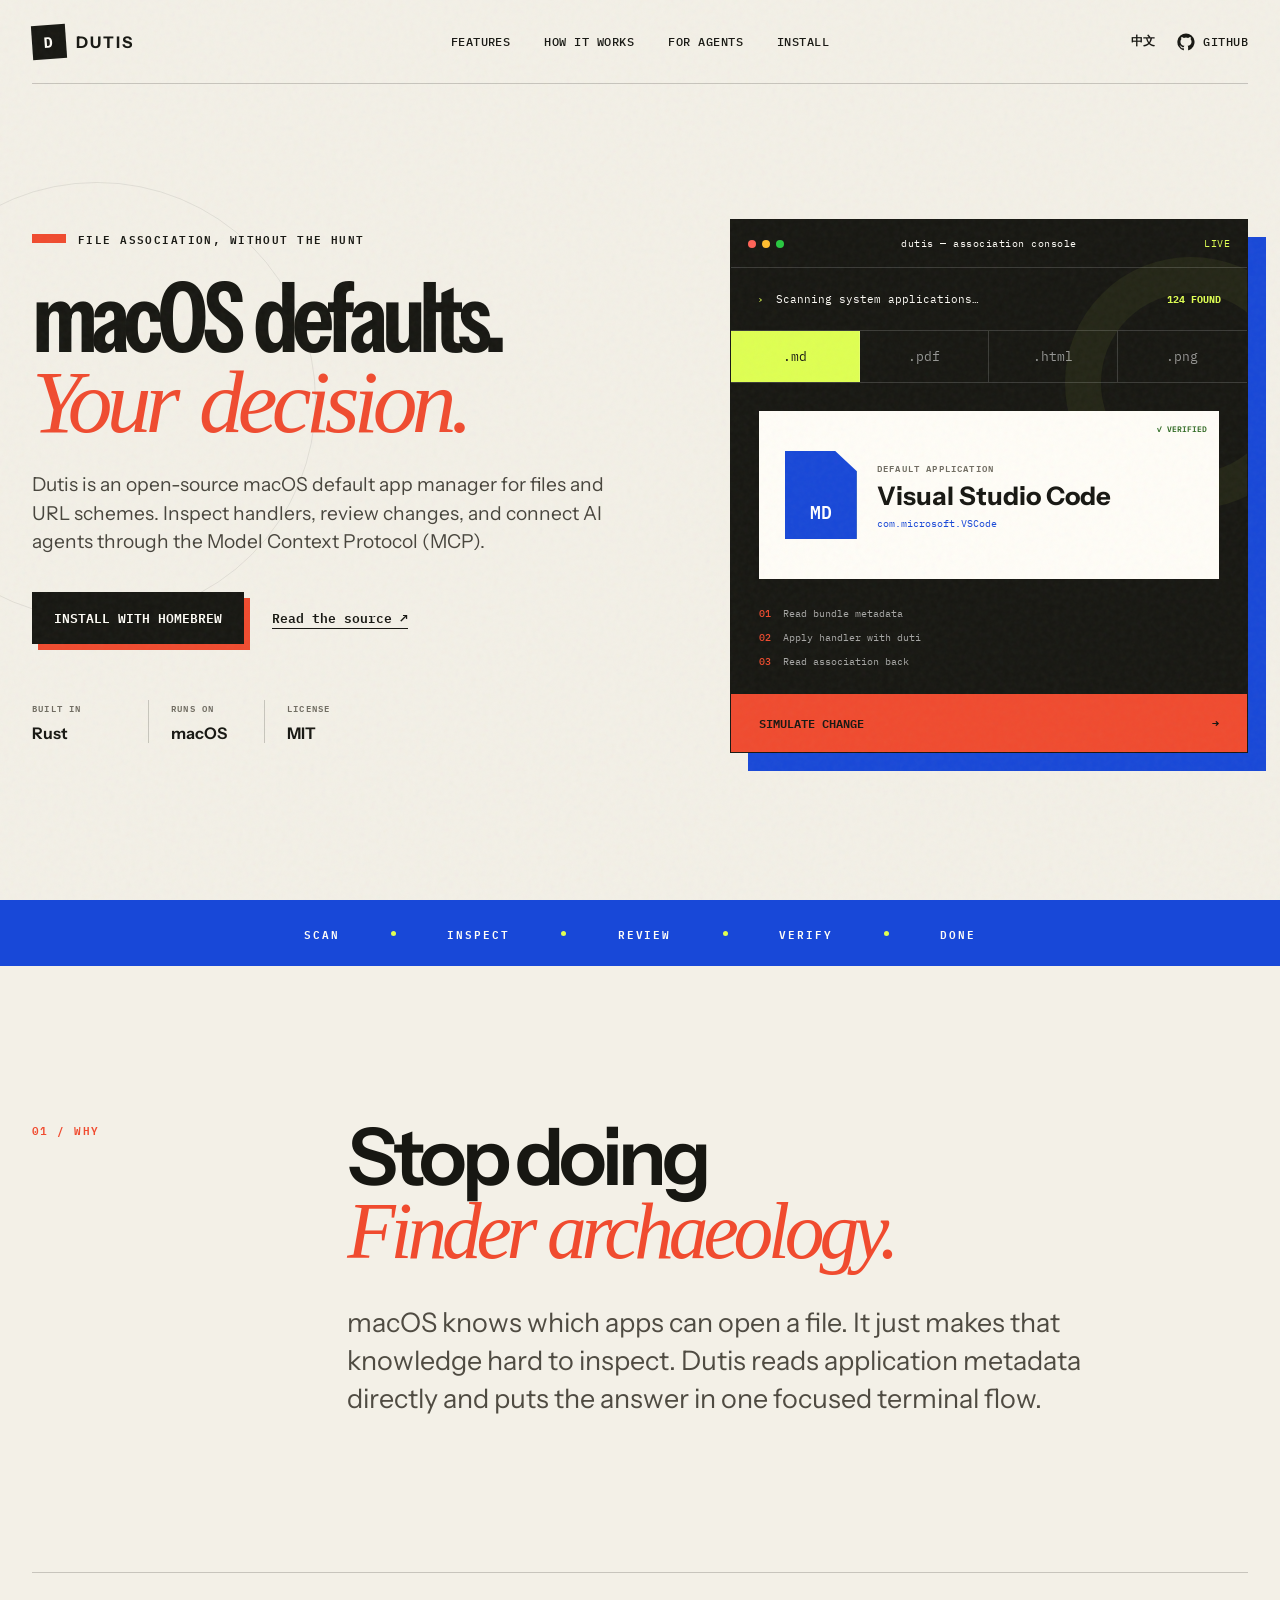
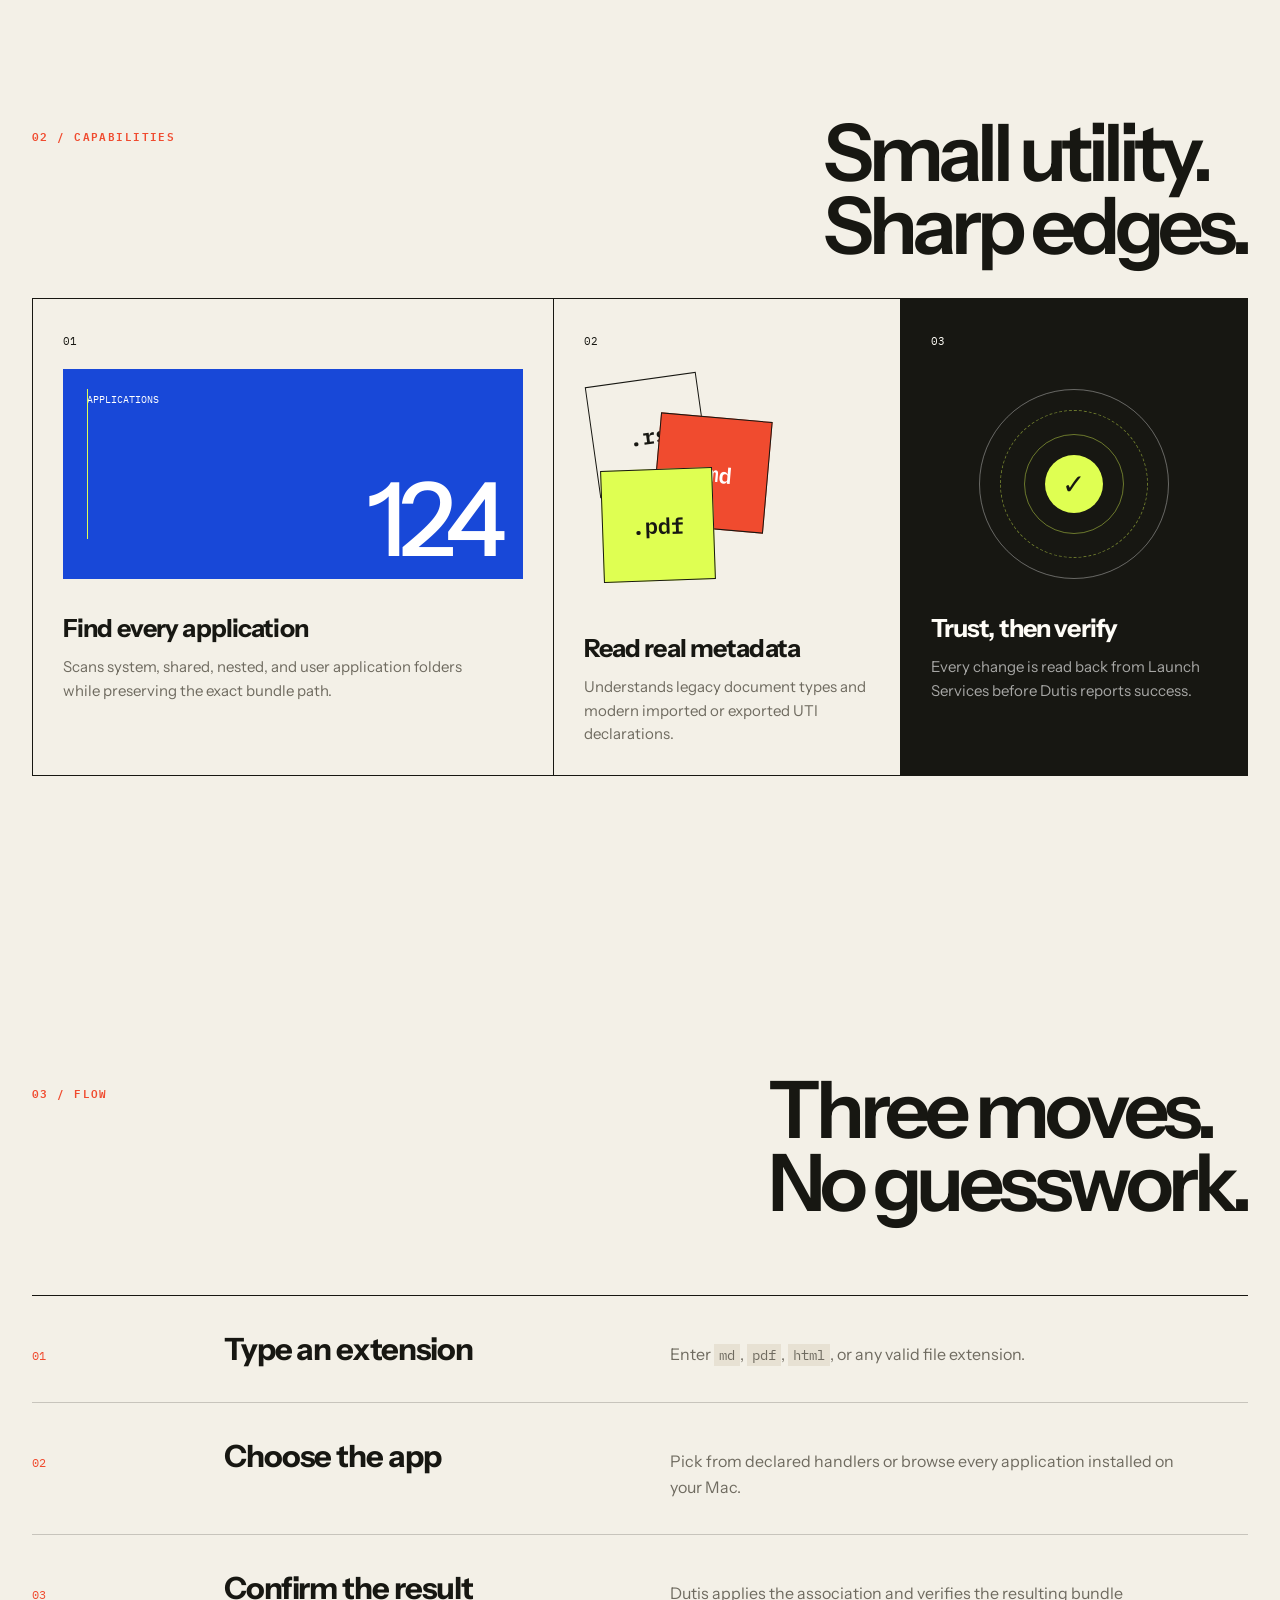
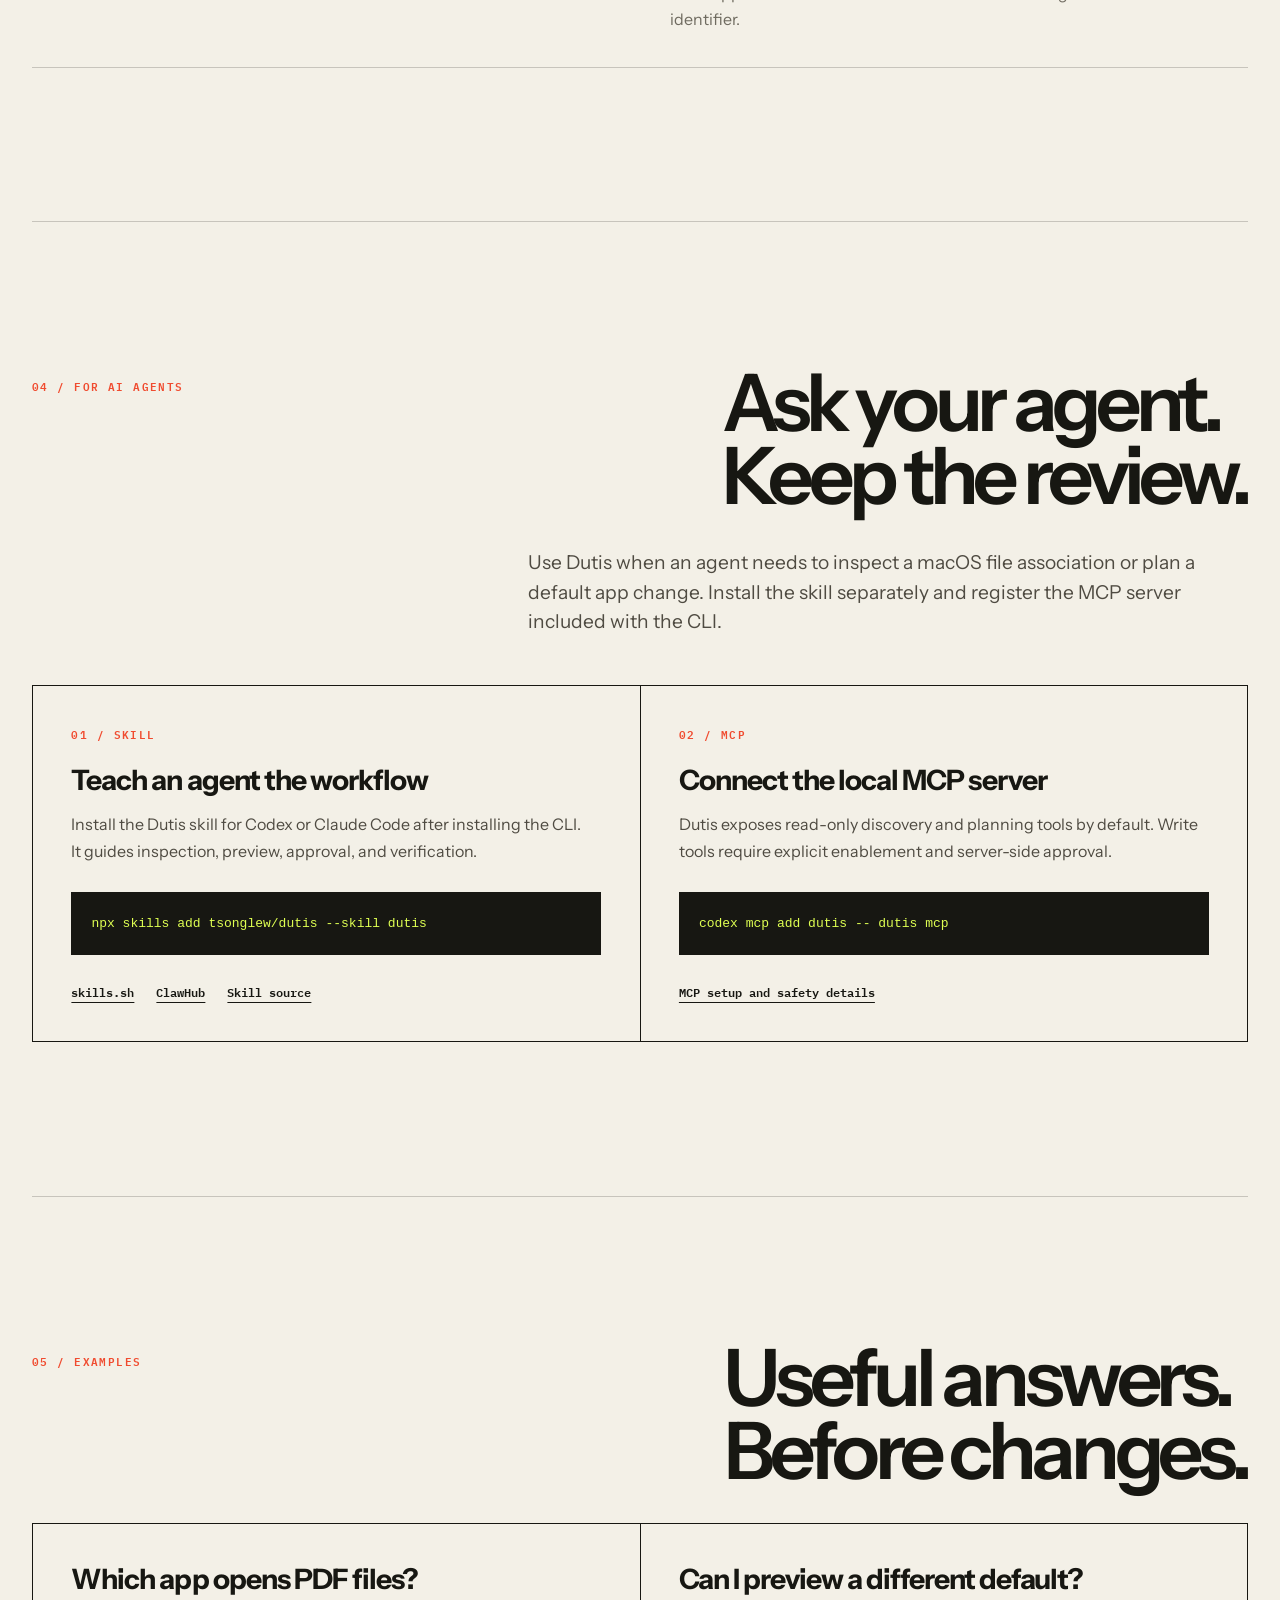
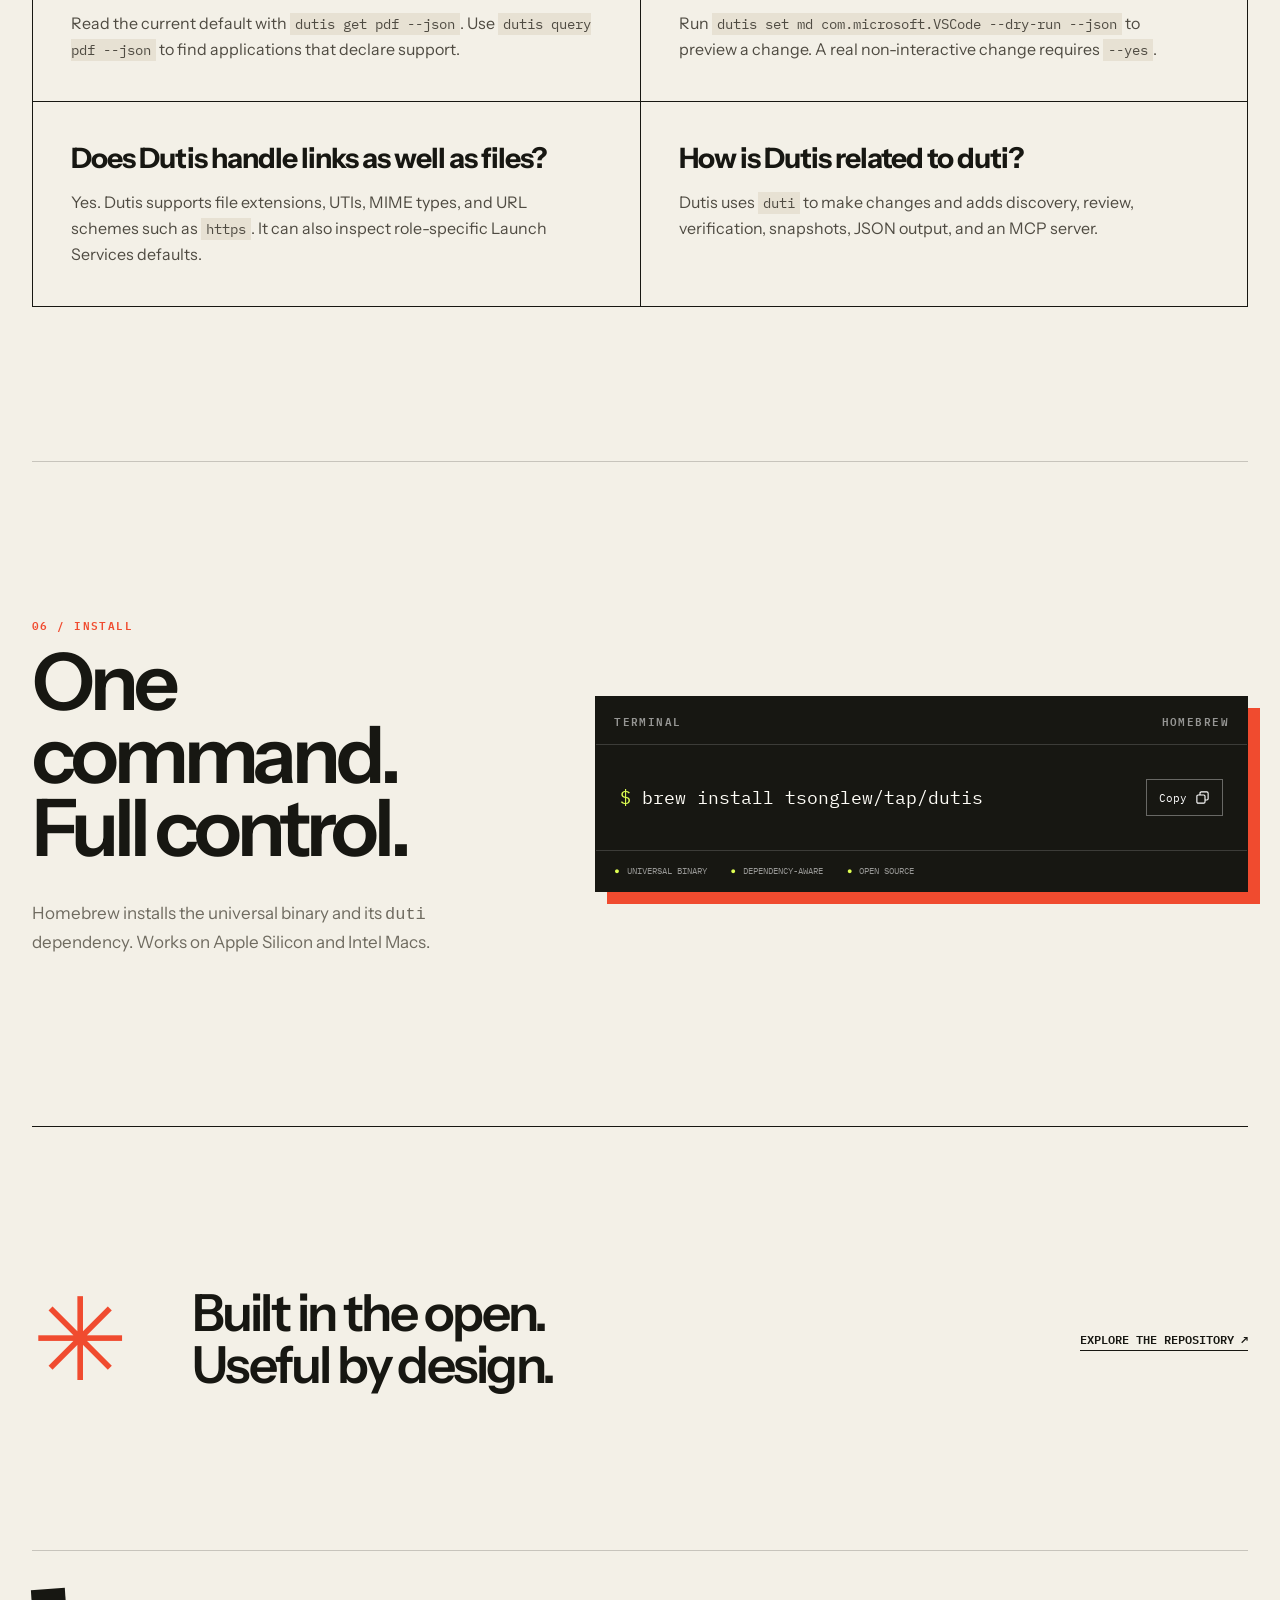
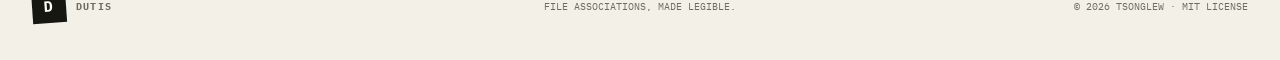
<file: website/index.html>
<!doctype html>
<html lang="en">
  <head>
    <meta charset="UTF-8" />
    <meta name="viewport" content="width=device-width, initial-scale=1.0" />
    <meta
      name="description"
      content="Dutis is an open-source macOS default app manager. Inspect file associations and URL schemes with a CLI, MCP server, and agent skill."
    />
    <meta name="theme-color" content="#f3f0e7" />
    <meta property="og:title" content="Dutis — macOS Default App Manager" />
    <meta
      property="og:description"
      content="Inspect and change macOS default apps for files and URL schemes, with a CLI, MCP server, and agent skill."
    />
    <meta property="og:type" content="website" />
    <meta property="og:url" content="https://tsonglew.github.io/dutis/" />
    <link rel="canonical" href="https://tsonglew.github.io/dutis/" />
    <link rel="alternate" hreflang="en" href="https://tsonglew.github.io/dutis/" />
    <link rel="alternate" hreflang="zh-Hans" href="https://tsonglew.github.io/dutis/zh-cn/" />
    <link rel="alternate" hreflang="x-default" href="https://tsonglew.github.io/dutis/" />
    <link rel="icon" href="favicon.svg" type="image/svg+xml" />
    <link rel="preconnect" href="https://fonts.googleapis.com" />
    <link rel="preconnect" href="https://fonts.gstatic.com" crossorigin />
    <link
      href="https://fonts.googleapis.com/css2?family=IBM+Plex+Mono:wght@400;500;600&amp;family=Instrument+Sans:wdth,wght@75..100,400..700&amp;display=swap"
      rel="stylesheet"
    />
    <script>document.documentElement.classList.add("js");</script>
    <link rel="stylesheet" href="styles.css" />
    <title>Dutis — macOS Default App Manager, CLI and MCP Server</title>
    <script type="application/ld+json">
      {
        "@context": "https://schema.org",
        "@type": "SoftwareApplication",
        "name": "Dutis",
        "url": "https://tsonglew.github.io/dutis/",
        "operatingSystem": "macOS",
        "applicationCategory": "UtilitiesApplication",
        "isAccessibleForFree": true,
        "description": "Open-source macOS default app manager for file associations and URL schemes, with a CLI, MCP server, and agent skill."
      }
    </script>
  </head>
  <body>
    <a class="skip-link" href="#main">Skip to content</a>
    <div class="grain" aria-hidden="true"></div>

    <header class="site-header">
      <a class="brand" href="#top" aria-label="Dutis home">
        <span class="brand-mark" aria-hidden="true">D</span>
        <span>DUTIS</span>
      </a>
      <nav aria-label="Primary navigation">
        <a href="#features">Features</a>
        <a href="#how-it-works">How it works</a>
        <a href="#agents">For agents</a>
        <a href="#install">Install</a>
      </nav>
      <div class="header-actions">
        <a class="language-link" href="zh-cn/" lang="zh-Hans">中文</a>
        <a class="github-link" href="https://github.com/tsonglew/dutis">
        <svg viewBox="0 0 24 24" aria-hidden="true">
          <path d="M12 .7a11.5 11.5 0 0 0-3.64 22.41c.58.1.79-.25.79-.56v-2.23c-3.23.7-3.91-1.37-3.91-1.37-.53-1.34-1.29-1.7-1.29-1.7-1.05-.72.08-.7.08-.7 1.17.08 1.78 1.2 1.78 1.2 1.04 1.78 2.72 1.27 3.38.97.1-.75.4-1.27.74-1.56-2.58-.3-5.29-1.29-5.29-5.69 0-1.26.45-2.28 1.2-3.09-.12-.3-.52-1.47.11-3.05 0 0 .97-.31 3.16 1.18a10.94 10.94 0 0 1 5.76 0c2.19-1.49 3.16-1.18 3.16-1.18.63 1.58.23 2.76.11 3.05.75.81 1.2 1.83 1.2 3.09 0 4.42-2.72 5.39-5.3 5.68.42.36.79 1.07.79 2.16v3.2c0 .31.21.67.8.56A11.5 11.5 0 0 0 12 .7Z" />
        </svg>
          <span>GitHub</span>
        </a>
      </div>
    </header>

    <main id="main">
      <section class="hero" id="top">
        <div class="hero-copy">
          <p class="eyebrow reveal">FILE ASSOCIATION, WITHOUT THE HUNT</p>
          <h1 class="reveal delay-1">
            macOS defaults.<br />
            <em>Your decision.</em>
          </h1>
          <p class="hero-lede reveal delay-2">
            Dutis is an open-source macOS default app manager for files and URL schemes. Inspect handlers, review changes, and connect AI agents through the Model Context Protocol (MCP).
          </p>
          <div class="hero-actions reveal delay-3">
            <a class="button button-primary" href="#install">Install with Homebrew</a>
            <a class="text-link" href="https://github.com/tsonglew/dutis">
              Read the source <span aria-hidden="true">↗</span>
            </a>
          </div>
          <dl class="hero-facts reveal delay-4">
            <div><dt>Built in</dt><dd>Rust</dd></div>
            <div><dt>Runs on</dt><dd>macOS</dd></div>
            <div><dt>License</dt><dd>MIT</dd></div>
          </dl>
        </div>

        <div class="switchboard reveal delay-2" aria-label="Interactive Dutis demonstration">
          <div class="window-bar">
            <div class="traffic-lights" aria-hidden="true"><i></i><i></i><i></i></div>
            <span>dutis — association console</span>
            <span class="live-dot">LIVE</span>
          </div>
          <div class="terminal-line">
            <span class="prompt">›</span>
            <span>Scanning system applications…</span>
            <strong>124 FOUND</strong>
          </div>
          <div class="extension-tabs" role="tablist" aria-label="Choose a file extension">
            <button class="extension-tab active" role="tab" aria-selected="true" data-extension="md">.md</button>
            <button class="extension-tab" role="tab" aria-selected="false" data-extension="pdf">.pdf</button>
            <button class="extension-tab" role="tab" aria-selected="false" data-extension="html">.html</button>
            <button class="extension-tab" role="tab" aria-selected="false" data-extension="png">.png</button>
          </div>
          <div class="association-card" aria-live="polite">
            <div class="file-token" id="file-token">MD</div>
            <div class="association-copy">
              <span class="overline">DEFAULT APPLICATION</span>
              <strong id="demo-app">Visual Studio Code</strong>
              <code id="demo-bundle">com.microsoft.VSCode</code>
            </div>
            <span class="verified">✓ VERIFIED</span>
          </div>
          <div class="terminal-output" aria-hidden="true">
            <span><b>01</b> Read bundle metadata</span>
            <span><b>02</b> Apply handler with duti</span>
            <span><b>03</b> Read association back</span>
          </div>
          <button class="demo-button" id="demo-button" type="button">
            Simulate change <span aria-hidden="true">→</span>
          </button>
        </div>
      </section>

      <div class="signal-strip" aria-hidden="true">
        <span>SCAN</span><i></i><span>INSPECT</span><i></i><span>REVIEW</span><i></i><span>VERIFY</span><i></i><span>DONE</span>
      </div>

      <section class="manifesto section-pad reveal">
        <p class="section-index">01 / WHY</p>
        <div>
          <h2>Stop doing<br /><span>Finder archaeology.</span></h2>
          <p>
            macOS knows which apps can open a file. It just makes that knowledge hard to inspect. Dutis reads application metadata directly and puts the answer in one focused terminal flow.
          </p>
        </div>
      </section>

      <section class="features section-pad" id="features">
        <div class="section-heading reveal">
          <p class="section-index">02 / CAPABILITIES</p>
          <h2>Small utility.<br />Sharp edges.</h2>
        </div>
        <div class="feature-grid">
          <article class="feature feature-wide reveal">
            <span class="feature-number">01</span>
            <div class="feature-visual scan-visual" aria-hidden="true">
              <span>Applications</span>
              <b>124</b>
              <div class="scan-line"></div>
            </div>
            <h3>Find every application</h3>
            <p>Scans system, shared, nested, and user application folders while preserving the exact bundle path.</p>
          </article>
          <article class="feature reveal">
            <span class="feature-number">02</span>
            <div class="extension-stack" aria-hidden="true"><i>.rs</i><i>.md</i><i>.pdf</i></div>
            <h3>Read real metadata</h3>
            <p>Understands legacy document types and modern imported or exported UTI declarations.</p>
          </article>
          <article class="feature feature-dark reveal">
            <span class="feature-number">03</span>
            <div class="check-orbit" aria-hidden="true"><span>✓</span></div>
            <h3>Trust, then verify</h3>
            <p>Every change is read back from Launch Services before Dutis reports success.</p>
          </article>
        </div>
      </section>

      <section class="workflow section-pad" id="how-it-works">
        <div class="section-heading reveal">
          <p class="section-index">03 / FLOW</p>
          <h2>Three moves.<br />No guesswork.</h2>
        </div>
        <ol class="workflow-list">
          <li class="reveal">
            <span>01</span>
            <h3>Type an extension</h3>
            <p>Enter <code>md</code>, <code>pdf</code>, <code>html</code>, or any valid file extension.</p>
          </li>
          <li class="reveal">
            <span>02</span>
            <h3>Choose the app</h3>
            <p>Pick from declared handlers or browse every application installed on your Mac.</p>
          </li>
          <li class="reveal">
            <span>03</span>
            <h3>Confirm the result</h3>
            <p>Dutis applies the association and verifies the resulting bundle identifier.</p>
          </li>
        </ol>
      </section>

      <section class="agent-guide section-pad" id="agents">
        <div class="section-heading reveal">
          <p class="section-index">04 / FOR AI AGENTS</p>
          <h2>Ask your agent.<br />Keep the review.</h2>
        </div>
        <p class="agent-intro reveal">
          Use Dutis when an agent needs to inspect a macOS file association or plan a default app change. Install the skill separately and register the MCP server included with the CLI.
        </p>
        <div class="agent-grid">
          <article class="agent-card reveal">
            <p class="section-index">01 / SKILL</p>
            <h3>Teach an agent the workflow</h3>
            <p>Install the Dutis skill for Codex or Claude Code after installing the CLI. It guides inspection, preview, approval, and verification.</p>
            <pre><code>npx skills add tsonglew/dutis --skill dutis</code></pre>
            <p class="resource-links"><a href="https://skills.sh/tsonglew/dutis/dutis">skills.sh</a> <a href="https://clawhub.ai/tsonglew/skills/dutis">ClawHub</a> <a href="https://github.com/tsonglew/dutis/blob/master/skills/dutis/SKILL.md">Skill source</a></p>
          </article>
          <article class="agent-card reveal">
            <p class="section-index">02 / MCP</p>
            <h3>Connect the local MCP server</h3>
            <p>Dutis exposes read-only discovery and planning tools by default. Write tools require explicit enablement and server-side approval.</p>
            <pre><code>codex mcp add dutis -- dutis mcp</code></pre>
            <p class="resource-links"><a href="https://github.com/tsonglew/dutis/blob/master/docs/mcp-server.md">MCP setup and safety details</a></p>
          </article>
        </div>
      </section>

      <section class="answers section-pad" id="examples">
        <div class="section-heading reveal">
          <p class="section-index">05 / EXAMPLES</p>
          <h2>Useful answers.<br />Before changes.</h2>
        </div>
        <div class="answer-grid">
          <article class="answer reveal">
            <h3>Which app opens PDF files?</h3>
            <p>Read the current default with <code>dutis get pdf --json</code>. Use <code>dutis query pdf --json</code> to find applications that declare support.</p>
          </article>
          <article class="answer reveal">
            <h3>Can I preview a different default?</h3>
            <p>Run <code>dutis set md com.microsoft.VSCode --dry-run --json</code> to preview a change. A real non-interactive change requires <code>--yes</code>.</p>
          </article>
          <article class="answer reveal">
            <h3>Does Dutis handle links as well as files?</h3>
            <p>Yes. Dutis supports file extensions, UTIs, MIME types, and URL schemes such as <code>https</code>. It can also inspect role-specific Launch Services defaults.</p>
          </article>
          <article class="answer reveal">
            <h3>How is Dutis related to duti?</h3>
            <p>Dutis uses <code>duti</code> to make changes and adds discovery, review, verification, snapshots, JSON output, and an MCP server.</p>
          </article>
        </div>
      </section>

      <section class="install section-pad" id="install">
        <div class="install-copy reveal">
          <p class="section-index">06 / INSTALL</p>
          <h2>One command.<br />Full control.</h2>
          <p>Homebrew installs the universal binary and its <code>duti</code> dependency. Works on Apple Silicon and Intel Macs.</p>
        </div>
        <div class="command-panel reveal delay-1">
          <div class="command-label"><span>TERMINAL</span><span>HOMEBREW</span></div>
          <div class="command-row">
            <code><span>$</span> brew install tsonglew/tap/dutis</code>
            <button id="copy-command" type="button" data-command="brew install tsonglew/tap/dutis">
              <span class="copy-label">Copy</span>
              <svg viewBox="0 0 24 24" aria-hidden="true"><path d="M8 8V5a2 2 0 0 1 2-2h9a2 2 0 0 1 2 2v9a2 2 0 0 1-2 2h-3M5 8h9a2 2 0 0 1 2 2v9a2 2 0 0 1-2 2H5a2 2 0 0 1-2-2v-9a2 2 0 0 1 2-2Z" /></svg>
            </button>
          </div>
          <div class="command-foot">
            <span>Universal binary</span><span>Dependency-aware</span><span>Open source</span>
          </div>
        </div>
      </section>

      <section class="open-source section-pad reveal">
        <div class="asterisk" aria-hidden="true">✳</div>
        <p>Built in the open.<br />Useful by design.</p>
        <a href="https://github.com/tsonglew/dutis">Explore the repository <span aria-hidden="true">↗</span></a>
      </section>
    </main>

    <footer>
      <a class="brand" href="#top"><span class="brand-mark" aria-hidden="true">D</span><span>DUTIS</span></a>
      <p>File associations, made legible.</p>
      <p>© <span id="year">2026</span> Tsonglew · MIT License</p>
    </footer>

    <script src="app.js"></script>
  </body>
</html>
</file>
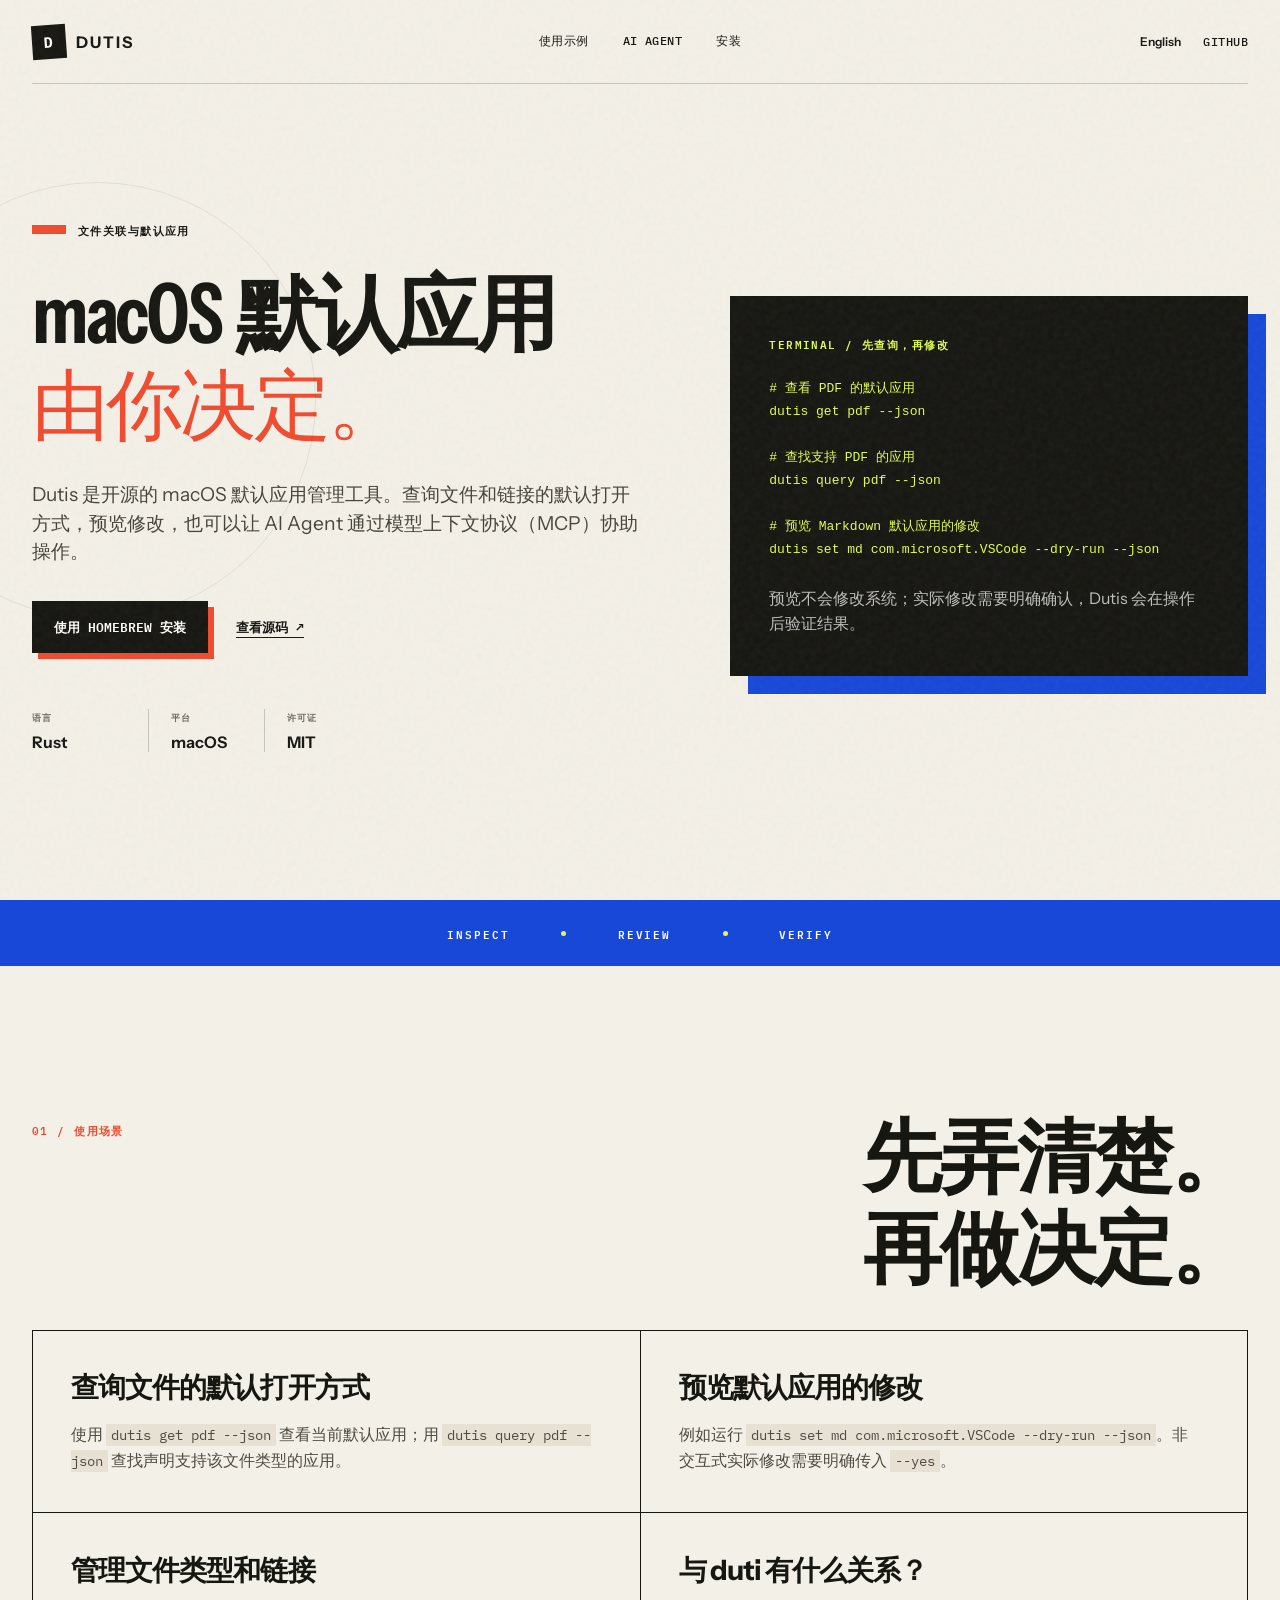
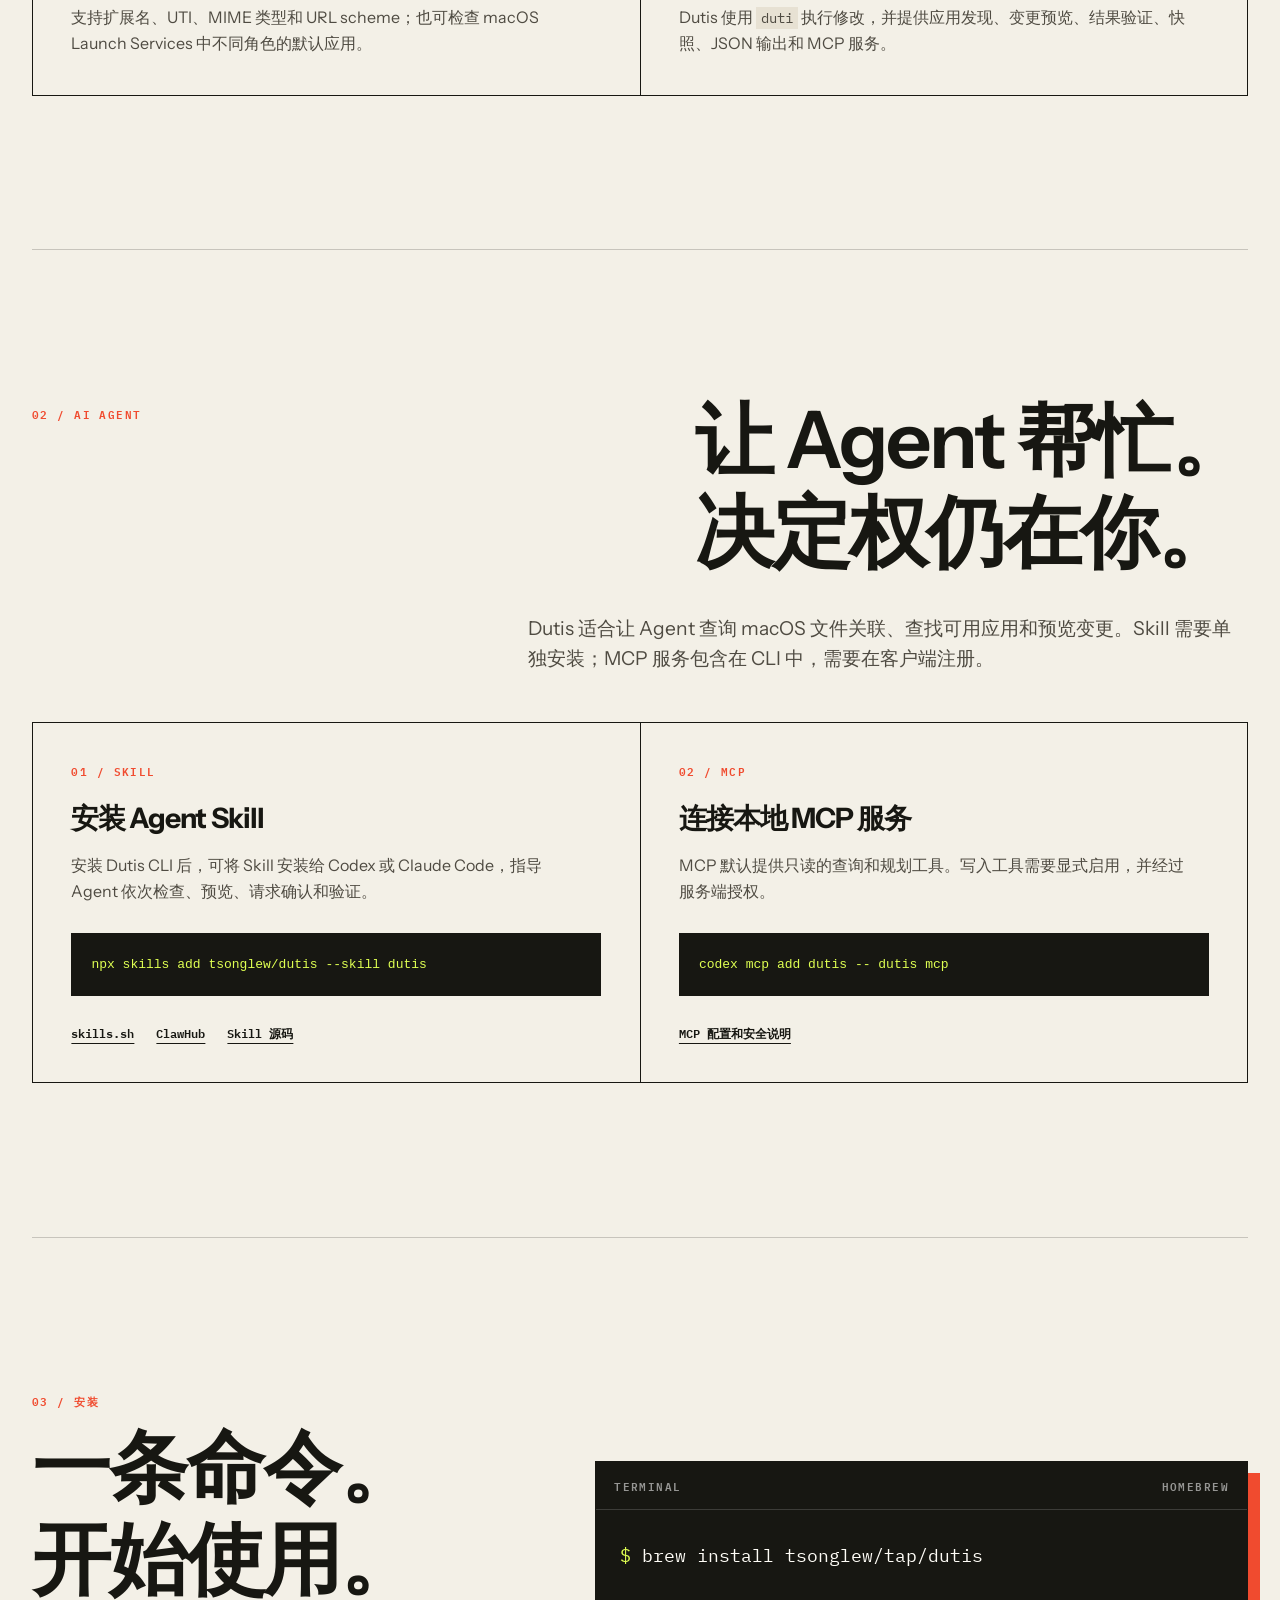
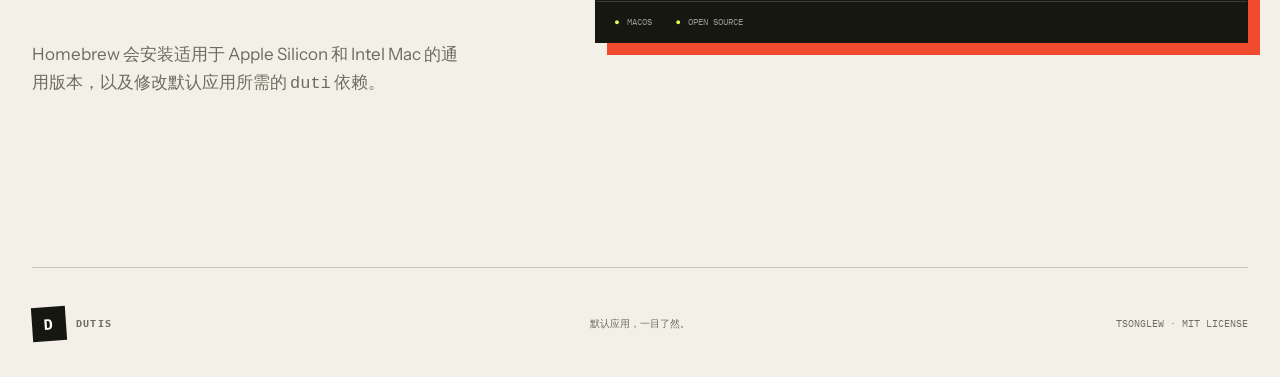
<file: website/zh-cn/index.html>
<!doctype html>
<html lang="zh-Hans">
  <head>
    <meta charset="UTF-8" />
    <meta name="viewport" content="width=device-width, initial-scale=1.0" />
    <meta name="description" content="Dutis 是开源的 macOS 默认应用管理工具，可查询和修改文件关联、URL 协议处理程序，并通过 CLI、MCP 和 Skill 供 AI Agent 使用。" />
    <meta name="theme-color" content="#f3f0e7" />
    <meta property="og:title" content="Dutis — macOS 默认应用与文件关联管理" />
    <meta property="og:description" content="查询文件和链接的默认打开方式，预览修改，并通过 MCP 与 AI Agent 配合使用。" />
    <meta property="og:type" content="website" />
    <meta property="og:url" content="https://tsonglew.github.io/dutis/zh-cn/" />
    <link rel="canonical" href="https://tsonglew.github.io/dutis/zh-cn/" />
    <link rel="alternate" hreflang="en" href="https://tsonglew.github.io/dutis/" />
    <link rel="alternate" hreflang="zh-Hans" href="https://tsonglew.github.io/dutis/zh-cn/" />
    <link rel="alternate" hreflang="x-default" href="https://tsonglew.github.io/dutis/" />
    <link rel="icon" href="../favicon.svg" type="image/svg+xml" />
    <link rel="preconnect" href="https://fonts.googleapis.com" />
    <link rel="preconnect" href="https://fonts.gstatic.com" crossorigin />
    <link href="https://fonts.googleapis.com/css2?family=IBM+Plex+Mono:wght@400;500;600&amp;family=Instrument+Sans:wdth,wght@75..100,400..700&amp;display=swap" rel="stylesheet" />
    <link rel="stylesheet" href="../styles.css" />
    <title>Dutis — macOS 默认应用与文件关联管理，支持 MCP 和 AI Agent</title>
    <script type="application/ld+json">
      {
        "@context": "https://schema.org",
        "@type": "SoftwareApplication",
        "name": "Dutis",
        "url": "https://tsonglew.github.io/dutis/zh-cn/",
        "operatingSystem": "macOS",
        "applicationCategory": "UtilitiesApplication",
        "isAccessibleForFree": true,
        "description": "开源的 macOS 默认应用管理工具，支持文件关联、URL 协议、命令行、MCP 和 Agent Skill。"
      }
    </script>
  </head>
  <body class="localized">
    <a class="skip-link" href="#main">跳到正文</a>
    <div class="grain" aria-hidden="true"></div>

    <header class="site-header">
      <a class="brand" href="#top" aria-label="Dutis 首页"><span class="brand-mark" aria-hidden="true">D</span><span>DUTIS</span></a>
      <nav aria-label="主要导航">
        <a href="#examples">使用示例</a>
        <a href="#agents">AI Agent</a>
        <a href="#install">安装</a>
      </nav>
      <div class="header-actions">
        <a class="language-link" href="../" lang="en">English</a>
        <a class="github-link" href="https://github.com/tsonglew/dutis">GitHub</a>
      </div>
    </header>

    <main id="main">
      <section class="hero" id="top">
        <div class="hero-copy">
          <p class="eyebrow">文件关联与默认应用</p>
          <h1>macOS 默认应用<br /><em>由你决定。</em></h1>
          <p class="hero-lede">Dutis 是开源的 macOS 默认应用管理工具。查询文件和链接的默认打开方式，预览修改，也可以让 AI Agent 通过模型上下文协议（MCP）协助操作。</p>
          <div class="hero-actions">
            <a class="button button-primary" href="#install">使用 Homebrew 安装</a>
            <a class="text-link" href="https://github.com/tsonglew/dutis">查看源码 <span aria-hidden="true">↗</span></a>
          </div>
          <dl class="hero-facts">
            <div><dt>语言</dt><dd>Rust</dd></div>
            <div><dt>平台</dt><dd>macOS</dd></div>
            <div><dt>许可证</dt><dd>MIT</dd></div>
          </dl>
        </div>
        <div class="guide-console">
          <p class="section-index">TERMINAL / 先查询，再修改</p>
          <pre><code># 查看 PDF 的默认应用
dutis get pdf --json

# 查找支持 PDF 的应用
dutis query pdf --json

# 预览 Markdown 默认应用的修改
dutis set md com.microsoft.VSCode --dry-run --json</code></pre>
          <p>预览不会修改系统；实际修改需要明确确认，Dutis 会在操作后验证结果。</p>
        </div>
      </section>

      <div class="signal-strip" aria-hidden="true"><span>INSPECT</span><i></i><span>REVIEW</span><i></i><span>VERIFY</span></div>

      <section class="answers section-pad" id="examples">
        <div class="section-heading">
          <p class="section-index">01 / 使用场景</p>
          <h2>先弄清楚。<br />再做决定。</h2>
        </div>
        <div class="answer-grid">
          <article class="answer">
            <h3>查询文件的默认打开方式</h3>
            <p>使用 <code>dutis get pdf --json</code> 查看当前默认应用；用 <code>dutis query pdf --json</code> 查找声明支持该文件类型的应用。</p>
          </article>
          <article class="answer">
            <h3>预览默认应用的修改</h3>
            <p>例如运行 <code>dutis set md com.microsoft.VSCode --dry-run --json</code>。非交互式实际修改需要明确传入 <code>--yes</code>。</p>
          </article>
          <article class="answer">
            <h3>管理文件类型和链接</h3>
            <p>支持扩展名、UTI、MIME 类型和 URL scheme；也可检查 macOS Launch Services 中不同角色的默认应用。</p>
          </article>
          <article class="answer">
            <h3>与 duti 有什么关系？</h3>
            <p>Dutis 使用 <code>duti</code> 执行修改，并提供应用发现、变更预览、结果验证、快照、JSON 输出和 MCP 服务。</p>
          </article>
        </div>
      </section>

      <section class="agent-guide section-pad" id="agents">
        <div class="section-heading">
          <p class="section-index">02 / AI AGENT</p>
          <h2>让 Agent 帮忙。<br />决定权仍在你。</h2>
        </div>
        <p class="agent-intro">Dutis 适合让 Agent 查询 macOS 文件关联、查找可用应用和预览变更。Skill 需要单独安装；MCP 服务包含在 CLI 中，需要在客户端注册。</p>
        <div class="agent-grid">
          <article class="agent-card">
            <p class="section-index">01 / SKILL</p>
            <h3>安装 Agent Skill</h3>
            <p>安装 Dutis CLI 后，可将 Skill 安装给 Codex 或 Claude Code，指导 Agent 依次检查、预览、请求确认和验证。</p>
            <pre><code>npx skills add tsonglew/dutis --skill dutis</code></pre>
            <p class="resource-links"><a href="https://skills.sh/tsonglew/dutis/dutis">skills.sh</a> <a href="https://clawhub.ai/tsonglew/skills/dutis">ClawHub</a> <a href="https://github.com/tsonglew/dutis/blob/master/skills/dutis/SKILL.md">Skill 源码</a></p>
          </article>
          <article class="agent-card">
            <p class="section-index">02 / MCP</p>
            <h3>连接本地 MCP 服务</h3>
            <p>MCP 默认提供只读的查询和规划工具。写入工具需要显式启用，并经过服务端授权。</p>
            <pre><code>codex mcp add dutis -- dutis mcp</code></pre>
            <p class="resource-links"><a href="https://github.com/tsonglew/dutis/blob/master/docs/mcp-server.md">MCP 配置和安全说明</a></p>
          </article>
        </div>
      </section>

      <section class="install section-pad" id="install">
        <div class="install-copy">
          <p class="section-index">03 / 安装</p>
          <h2>一条命令。<br />开始使用。</h2>
          <p>Homebrew 会安装适用于 Apple Silicon 和 Intel Mac 的通用版本，以及修改默认应用所需的 <code>duti</code> 依赖。</p>
        </div>
        <div class="command-panel">
          <div class="command-label"><span>TERMINAL</span><span>HOMEBREW</span></div>
          <div class="command-row"><code><span>$</span> brew install tsonglew/tap/dutis</code></div>
          <div class="command-foot"><span>macOS</span><span>Open source</span></div>
        </div>
      </section>
    </main>

    <footer>
      <a class="brand" href="#top"><span class="brand-mark" aria-hidden="true">D</span><span>DUTIS</span></a>
      <p>默认应用，一目了然。</p>
      <p>Tsonglew · MIT License</p>
    </footer>
  </body>
</html>
</file>
<file: website/styles.css>
:root {
  --paper: #f3f0e7;
  --paper-deep: #e7e1d3;
  --ink: #171712;
  --muted: #6f6b60;
  --line: rgba(23, 23, 18, 0.2);
  --signal: #f04b2f;
  --acid: #dfff52;
  --blue: #1848d8;
  --white: #fffdf7;
  --display: "Instrument Sans", "Avenir Next", sans-serif;
  --mono: "IBM Plex Mono", "SFMono-Regular", monospace;
}

* {
  box-sizing: border-box;
}

html {
  scroll-behavior: smooth;
}

body {
  margin: 0;
  overflow-x: clip;
  color: var(--ink);
  background: var(--paper);
  font-family: var(--display);
  -webkit-font-smoothing: antialiased;
}

button,
a {
  -webkit-tap-highlight-color: transparent;
}

a {
  color: inherit;
}

.skip-link {
  position: fixed;
  z-index: 100;
  top: 12px;
  left: 12px;
  padding: 10px 14px;
  color: var(--white);
  background: var(--ink);
  transform: translateY(-150%);
}

.skip-link:focus {
  transform: translateY(0);
}

.grain {
  position: fixed;
  z-index: 20;
  inset: 0;
  pointer-events: none;
  opacity: 0.055;
  background-image: url("data:image/svg+xml,%3Csvg viewBox='0 0 180 180' xmlns='http://www.w3.org/2000/svg'%3E%3Cfilter id='n'%3E%3CfeTurbulence type='fractalNoise' baseFrequency='.9' numOctaves='4' stitchTiles='stitch'/%3E%3C/filter%3E%3Crect width='100%25' height='100%25' filter='url(%23n)' opacity='.8'/%3E%3C/svg%3E");
}

.site-header {
  position: relative;
  z-index: 10;
  display: grid;
  grid-template-columns: 1fr auto 1fr;
  align-items: center;
  width: min(1440px, calc(100% - 64px));
  min-height: 84px;
  margin: 0 auto;
  border-bottom: 1px solid var(--line);
}

.brand {
  display: inline-flex;
  align-items: center;
  gap: 10px;
  width: max-content;
  font-weight: 700;
  letter-spacing: 0.12em;
  text-decoration: none;
}

.brand-mark {
  display: grid;
  width: 34px;
  height: 34px;
  place-items: center;
  color: var(--white);
  background: var(--ink);
  font-family: var(--mono);
  font-size: 15px;
  transform: rotate(-4deg);
}

nav {
  display: flex;
  gap: 34px;
}

nav a,
.github-link {
  font-family: var(--mono);
  font-size: 12px;
  font-weight: 500;
  letter-spacing: 0.04em;
  text-decoration: none;
  text-transform: uppercase;
}

nav a {
  position: relative;
}

nav a::after {
  position: absolute;
  right: 0;
  bottom: -7px;
  left: 0;
  height: 2px;
  background: var(--signal);
  content: "";
  transform: scaleX(0);
  transform-origin: right;
  transition: transform 180ms ease;
}

nav a:hover::after,
nav a:focus-visible::after {
  transform: scaleX(1);
  transform-origin: left;
}

.github-link {
  display: flex;
  align-items: center;
  justify-self: end;
  gap: 8px;
}

.header-actions {
  display: flex;
  align-items: center;
  justify-self: end;
  gap: 22px;
}

.language-link {
  font-size: 12px;
  font-weight: 600;
  text-decoration: none;
}

.language-link:hover,
.language-link:focus-visible {
  text-decoration: underline;
  text-underline-offset: 5px;
}

.github-link svg {
  width: 18px;
  fill: currentColor;
}

.hero {
  position: relative;
  display: grid;
  grid-template-columns: minmax(0, 1.08fr) minmax(460px, 0.92fr);
  gap: clamp(48px, 7vw, 110px);
  align-items: center;
  width: min(1440px, calc(100% - 64px));
  min-height: calc(100vh - 84px);
  margin: 0 auto;
  padding: 84px 0 96px;
}

.hero::before {
  position: absolute;
  top: 12%;
  left: -12vw;
  width: 34vw;
  height: 34vw;
  border: 1px solid rgba(23, 23, 18, 0.08);
  border-radius: 50%;
  content: "";
  pointer-events: none;
}

.eyebrow,
.section-index,
.overline,
.command-label,
.hero-facts dt {
  font-family: var(--mono);
  font-size: 11px;
  font-weight: 600;
  letter-spacing: 0.13em;
  text-transform: uppercase;
}

.eyebrow {
  display: flex;
  align-items: center;
  gap: 12px;
  margin: 0 0 30px;
}

.eyebrow::before {
  width: 34px;
  height: 9px;
  background: var(--signal);
  content: "";
}

h1,
h2,
h3,
p {
  margin-top: 0;
}

h1 {
  max-width: 820px;
  margin-bottom: 32px;
  font-size: clamp(64px, 7.6vw, 126px);
  font-stretch: condensed;
  font-weight: 650;
  letter-spacing: -0.07em;
  word-spacing: 0.08em;
  line-height: 0.82;
}

h1 em {
  color: var(--signal);
  font-family: Georgia, serif;
  font-size: 0.92em;
  font-weight: 400;
  letter-spacing: -0.065em;
}

.hero-lede {
  max-width: 630px;
  margin-bottom: 36px;
  color: #47443c;
  font-size: clamp(18px, 1.5vw, 23px);
  line-height: 1.48;
}

.hero-actions {
  display: flex;
  align-items: center;
  gap: 28px;
}

.button {
  display: inline-flex;
  min-height: 52px;
  align-items: center;
  justify-content: center;
  padding: 0 22px;
  font-family: var(--mono);
  font-size: 13px;
  font-weight: 600;
  text-decoration: none;
  text-transform: uppercase;
  transition: transform 160ms ease, box-shadow 160ms ease;
}

.button-primary {
  color: var(--white);
  background: var(--ink);
  box-shadow: 6px 6px 0 var(--signal);
}

.button-primary:hover {
  box-shadow: 2px 2px 0 var(--signal);
  transform: translate(4px, 4px);
}

.text-link {
  font-family: var(--mono);
  font-size: 13px;
  font-weight: 600;
  text-underline-offset: 5px;
}

.hero-facts {
  display: flex;
  gap: 0;
  margin: 56px 0 0;
}

.hero-facts div {
  min-width: 116px;
  padding: 0 22px;
  border-left: 1px solid var(--line);
}

.hero-facts div:first-child {
  padding-left: 0;
  border-left: 0;
}

.hero-facts dt {
  margin-bottom: 7px;
  color: var(--muted);
  font-size: 9px;
}

.hero-facts dd {
  margin: 0;
  font-size: 16px;
  font-weight: 650;
}

.switchboard {
  position: relative;
  overflow: hidden;
  border: 1px solid var(--ink);
  background: var(--ink);
  box-shadow: 18px 18px 0 var(--blue);
  color: var(--white);
}

.switchboard::after {
  position: absolute;
  top: 37px;
  right: -70px;
  width: 180px;
  height: 180px;
  border: 36px solid rgba(223, 255, 82, 0.06);
  border-radius: 50%;
  content: "";
}

.window-bar {
  position: relative;
  z-index: 1;
  display: grid;
  grid-template-columns: 1fr auto 1fr;
  align-items: center;
  min-height: 48px;
  padding: 0 17px;
  border-bottom: 1px solid rgba(255, 255, 255, 0.16);
  font-family: var(--mono);
  font-size: 10px;
  letter-spacing: 0.05em;
}

.traffic-lights {
  display: flex;
  gap: 6px;
}

.traffic-lights i {
  width: 8px;
  height: 8px;
  border-radius: 50%;
  background: #ff6358;
}

.traffic-lights i:nth-child(2) { background: #ffbd2e; }
.traffic-lights i:nth-child(3) { background: #28c840; }

.live-dot {
  justify-self: end;
  color: var(--acid);
}

.terminal-line {
  position: relative;
  z-index: 1;
  display: flex;
  gap: 12px;
  align-items: center;
  padding: 24px 26px;
  font-family: var(--mono);
  font-size: 11px;
}

.terminal-line .prompt { color: var(--acid); }
.terminal-line strong { margin-left: auto; color: var(--acid); font-size: 10px; }

.extension-tabs {
  position: relative;
  z-index: 1;
  display: grid;
  grid-template-columns: repeat(4, 1fr);
  border-top: 1px solid rgba(255, 255, 255, 0.16);
  border-bottom: 1px solid rgba(255, 255, 255, 0.16);
}

.extension-tab {
  padding: 17px 8px;
  border: 0;
  border-right: 1px solid rgba(255, 255, 255, 0.16);
  color: rgba(255, 255, 255, 0.55);
  background: transparent;
  cursor: pointer;
  font-family: var(--mono);
  font-size: 13px;
}

.extension-tab:last-child { border-right: 0; }

.extension-tab:hover,
.extension-tab:focus-visible,
.extension-tab.active {
  color: var(--ink);
  background: var(--acid);
  outline: none;
}

.association-card {
  position: relative;
  z-index: 1;
  display: grid;
  grid-template-columns: auto 1fr;
  gap: 20px;
  align-items: center;
  min-height: 168px;
  margin: 28px;
  padding: 26px;
  color: var(--ink);
  background: var(--white);
}

.file-token {
  display: grid;
  width: 72px;
  height: 88px;
  place-items: end center;
  padding-bottom: 13px;
  background: var(--blue);
  box-shadow: 6px 6px 0 var(--acid);
  color: white;
  font-family: var(--mono);
  font-size: 18px;
  font-weight: 600;
  clip-path: polygon(0 0, 70% 0, 100% 23%, 100% 100%, 0 100%);
}

.association-copy {
  display: grid;
  gap: 7px;
  min-width: 0;
}

.association-copy .overline { color: var(--muted); font-size: 9px; }
.association-copy strong { font-size: clamp(19px, 2vw, 27px); line-height: 1.05; }
.association-copy code { overflow: hidden; color: var(--blue); font-family: var(--mono); font-size: 10px; text-overflow: ellipsis; }

.verified {
  position: absolute;
  top: 12px;
  right: 12px;
  color: #2d681f;
  font-family: var(--mono);
  font-size: 8px;
  font-weight: 600;
}

.terminal-output {
  position: relative;
  z-index: 1;
  display: grid;
  gap: 11px;
  padding: 0 28px 26px;
  color: rgba(255, 255, 255, 0.62);
  font-family: var(--mono);
  font-size: 10px;
}

.terminal-output span { display: flex; gap: 12px; }
.terminal-output b { color: var(--signal); font-weight: 500; }

.demo-button {
  position: relative;
  z-index: 1;
  display: flex;
  width: 100%;
  align-items: center;
  justify-content: space-between;
  padding: 19px 28px;
  border: 0;
  color: var(--ink);
  background: var(--signal);
  cursor: pointer;
  font-family: var(--mono);
  font-size: 12px;
  font-weight: 600;
  text-transform: uppercase;
}

.demo-button:hover,
.demo-button:focus-visible { background: var(--acid); outline: none; }

.signal-strip {
  display: flex;
  overflow: hidden;
  align-items: center;
  justify-content: center;
  gap: clamp(22px, 4vw, 72px);
  min-height: 66px;
  padding: 0 24px;
  color: var(--white);
  background: var(--blue);
  font-family: var(--mono);
  font-size: 11px;
  font-weight: 600;
  letter-spacing: 0.18em;
}

.signal-strip i {
  width: 5px;
  height: 5px;
  flex: 0 0 auto;
  border-radius: 50%;
  background: var(--acid);
}

.section-pad {
  width: min(1440px, calc(100% - 64px));
  margin: 0 auto;
  padding: clamp(100px, 12vw, 180px) 0;
}

.section-index {
  color: var(--signal);
}

.manifesto {
  display: grid;
  grid-template-columns: 0.35fr 1fr;
  border-bottom: 1px solid var(--line);
}

.manifesto h2,
.section-heading h2,
.install h2 {
  margin-bottom: 36px;
  font-size: clamp(48px, 6.2vw, 94px);
  font-weight: 620;
  letter-spacing: -0.065em;
  line-height: 0.92;
}

.manifesto h2 span { color: var(--signal); font-family: Georgia, serif; font-style: italic; font-weight: 400; }

.manifesto > div > p {
  max-width: 760px;
  margin: 0;
  color: #4f4b42;
  font-size: clamp(20px, 2.1vw, 31px);
  line-height: 1.42;
}

.section-heading {
  display: flex;
  align-items: flex-start;
  justify-content: space-between;
  gap: 40px;
}

.section-heading h2 { margin-top: -10px; }

.feature-grid {
  display: grid;
  grid-template-columns: 1.2fr 0.8fr 0.8fr;
  border-top: 1px solid var(--ink);
  border-left: 1px solid var(--ink);
}

.feature {
  position: relative;
  overflow: hidden;
  min-height: 470px;
  padding: 30px;
  border-right: 1px solid var(--ink);
  border-bottom: 1px solid var(--ink);
}

.feature h3 {
  margin: 34px 0 12px;
  font-size: 25px;
  letter-spacing: -0.035em;
}

.feature p {
  max-width: 420px;
  margin-bottom: 0;
  color: var(--muted);
  font-size: 15px;
  line-height: 1.55;
}

.feature-number {
  font-family: var(--mono);
  font-size: 11px;
}

.feature-dark { color: var(--white); background: var(--ink); }
.feature-dark p { color: rgba(255, 255, 255, 0.62); }

.feature-visual {
  display: flex;
  align-items: end;
  justify-content: space-between;
  height: 210px;
  margin-top: 20px;
  padding: 24px;
  background: var(--blue);
  color: white;
}

.feature-visual span { align-self: start; font-family: var(--mono); font-size: 10px; text-transform: uppercase; }
.feature-visual b { font-size: clamp(70px, 8vw, 122px); font-weight: 500; letter-spacing: -0.08em; line-height: 0.7; }
.scan-line { position: absolute; top: 90px; left: 54px; width: 1px; height: 150px; background: var(--acid); animation: scan 3s ease-in-out infinite; }

.extension-stack {
  position: relative;
  height: 230px;
  margin-top: 20px;
}

.extension-stack i {
  position: absolute;
  display: grid;
  width: 112px;
  height: 112px;
  place-items: center;
  border: 1px solid var(--ink);
  background: var(--paper);
  font-family: var(--mono);
  font-size: 22px;
  font-style: normal;
  font-weight: 600;
}

.extension-stack i:nth-child(1) { top: 10px; left: 8px; transform: rotate(-8deg); }
.extension-stack i:nth-child(2) { top: 48px; left: 72px; color: white; background: var(--signal); transform: rotate(5deg); }
.extension-stack i:nth-child(3) { top: 100px; left: 18px; background: var(--acid); transform: rotate(-2deg); }

.check-orbit {
  position: relative;
  display: grid;
  width: 190px;
  height: 190px;
  margin: 40px auto 15px;
  place-items: center;
  border: 1px solid rgba(255, 255, 255, 0.35);
  border-radius: 50%;
}

.check-orbit::before,
.check-orbit::after {
  position: absolute;
  inset: 20px;
  border: 1px dashed rgba(223, 255, 82, 0.42);
  border-radius: 50%;
  content: "";
}

.check-orbit::after { inset: 44px; border-style: solid; }
.check-orbit span { display: grid; z-index: 1; width: 58px; height: 58px; place-items: center; color: var(--ink); background: var(--acid); border-radius: 50%; font-size: 28px; }

.workflow {
  border-bottom: 1px solid var(--line);
}

.workflow-list {
  margin: 40px 0 0;
  padding: 0;
  border-top: 1px solid var(--ink);
  list-style: none;
}

.workflow-list li {
  display: grid;
  grid-template-columns: 0.28fr 0.72fr 1fr;
  gap: 30px;
  align-items: baseline;
  padding: 34px 0;
  border-bottom: 1px solid var(--line);
}

.workflow-list li > span { color: var(--signal); font-family: var(--mono); font-size: 12px; }
.workflow-list h3 { margin: 0; font-size: clamp(23px, 2.4vw, 34px); letter-spacing: -0.035em; }
.workflow-list p { max-width: 520px; margin: 0; color: var(--muted); line-height: 1.6; }
.workflow-list code { padding: 2px 5px; background: var(--paper-deep); font-family: var(--mono); font-size: 0.86em; }

.agent-guide,
.answers {
  border-bottom: 1px solid var(--line);
}

.agent-intro {
  max-width: 720px;
  margin: 0 0 48px auto;
  color: #4f4b42;
  font-size: clamp(18px, 1.5vw, 22px);
  line-height: 1.55;
}

.agent-grid,
.answer-grid {
  display: grid;
  grid-template-columns: repeat(2, minmax(0, 1fr));
  border-top: 1px solid var(--ink);
  border-left: 1px solid var(--ink);
}

.agent-card,
.answer {
  min-width: 0;
  padding: clamp(26px, 3vw, 44px);
  border-right: 1px solid var(--ink);
  border-bottom: 1px solid var(--ink);
}

.agent-card h3,
.answer h3 {
  margin: 20px 0 14px;
  font-size: clamp(23px, 2.2vw, 30px);
  letter-spacing: -0.035em;
}

.agent-card > p:not(.section-index),
.answer p {
  max-width: 520px;
  color: #4f4b42;
  font-size: 16px;
  line-height: 1.65;
}

.agent-card pre,
.guide-console pre {
  overflow-x: auto;
  margin: 28px 0;
  padding: 20px;
  background: var(--ink);
  color: var(--acid);
  font-family: var(--mono);
  font-size: 13px;
  line-height: 1.7;
}

.answer code {
  overflow-wrap: anywhere;
  padding: 2px 5px;
  background: var(--paper-deep);
  font-family: var(--mono);
  font-size: 0.87em;
}

.resource-links {
  display: flex;
  flex-wrap: wrap;
  gap: 12px 22px;
  margin-bottom: 0;
}

.resource-links a {
  color: var(--ink);
  font-family: var(--mono);
  font-size: 12px;
  font-weight: 600;
  text-underline-offset: 5px;
}

.answer h3 { margin-top: 0; }
.answer p { margin-bottom: 0; }

.localized h1 {
  font-size: clamp(52px, 6.5vw, 100px);
  letter-spacing: -0.04em;
  line-height: 1.08;
}

.localized h1 em {
  font-family: var(--display);
  font-style: normal;
  letter-spacing: -0.04em;
}

.localized .section-heading h2,
.localized .install h2 {
  letter-spacing: -0.025em;
  line-height: 1.16;
}

.guide-console {
  min-width: 0;
  padding: clamp(24px, 3vw, 40px);
  border: 1px solid var(--ink);
  background: var(--ink);
  box-shadow: 18px 18px 0 var(--blue);
  color: var(--white);
}

.guide-console pre { margin: 24px 0; padding: 0; }
.guide-console p { margin: 0; color: rgba(255, 255, 255, 0.72); line-height: 1.6; }
.guide-console .section-index { color: var(--acid); }

.install {
  display: grid;
  grid-template-columns: 0.8fr 1.2fr;
  gap: clamp(60px, 10vw, 160px);
  align-items: center;
}

.install-copy > p:last-child {
  max-width: 520px;
  color: var(--muted);
  font-size: 17px;
  line-height: 1.6;
}

.command-panel {
  border: 1px solid var(--ink);
  background: var(--ink);
  box-shadow: 12px 12px 0 var(--signal);
  color: var(--white);
}

.command-label,
.command-foot {
  display: flex;
  justify-content: space-between;
  padding: 14px 18px;
  color: rgba(255, 255, 255, 0.55);
  border-bottom: 1px solid rgba(255, 255, 255, 0.16);
}

.command-row {
  display: flex;
  align-items: center;
  justify-content: space-between;
  gap: 20px;
  padding: 34px 24px;
}

.command-row code {
  overflow-x: auto;
  font-family: var(--mono);
  font-size: clamp(13px, 1.4vw, 18px);
  white-space: nowrap;
}

.command-row code span { color: var(--acid); }

#copy-command {
  display: flex;
  flex: 0 0 auto;
  align-items: center;
  gap: 8px;
  padding: 10px 12px;
  border: 1px solid rgba(255, 255, 255, 0.35);
  color: white;
  background: transparent;
  cursor: pointer;
  font-family: var(--mono);
  font-size: 11px;
}

#copy-command:hover,
#copy-command:focus-visible { color: var(--ink); background: var(--acid); outline: none; }
#copy-command svg { width: 15px; fill: none; stroke: currentColor; stroke-width: 1.8; }

.command-foot {
  justify-content: flex-start;
  gap: 24px;
  border-top: 1px solid rgba(255, 255, 255, 0.16);
  border-bottom: 0;
  font-family: var(--mono);
  font-size: 9px;
  text-transform: uppercase;
}

.command-foot span::before { margin-right: 7px; color: var(--acid); content: "●"; }

.open-source {
  position: relative;
  display: grid;
  grid-template-columns: auto 1fr auto;
  gap: clamp(30px, 5vw, 80px);
  align-items: center;
  border-top: 1px solid var(--ink);
}

.asterisk { color: var(--signal); font-size: clamp(64px, 9vw, 130px); line-height: 1; animation: rotate 16s linear infinite; }
.open-source p { margin: 0; font-size: clamp(32px, 4vw, 58px); font-weight: 600; letter-spacing: -0.05em; line-height: 1; }
.open-source a { font-family: var(--mono); font-size: 12px; font-weight: 600; text-underline-offset: 6px; text-transform: uppercase; }

footer {
  display: grid;
  grid-template-columns: 1fr auto 1fr;
  align-items: center;
  width: min(1440px, calc(100% - 64px));
  min-height: 112px;
  margin: 0 auto;
  border-top: 1px solid var(--line);
  color: var(--muted);
  font-family: var(--mono);
  font-size: 10px;
  text-transform: uppercase;
}

footer p { margin: 0; }
footer p:last-child { justify-self: end; }

.reveal {
  opacity: 1;
  transform: none;
}

.js .reveal {
  opacity: 0;
  transform: translateY(18px);
  transition: opacity 700ms cubic-bezier(.2,.7,.2,1), transform 700ms cubic-bezier(.2,.7,.2,1);
}

.js .reveal.visible { opacity: 1; transform: translateY(0); }
.delay-1 { transition-delay: 90ms; }
.delay-2 { transition-delay: 180ms; }
.delay-3 { transition-delay: 270ms; }
.delay-4 { transition-delay: 360ms; }

@keyframes scan {
  0%, 100% { transform: translateX(0); opacity: 0.3; }
  50% { transform: translateX(360px); opacity: 1; }
}

@keyframes rotate { to { transform: rotate(360deg); } }

@media (max-width: 1050px) {
  .hero { grid-template-columns: minmax(0, 1fr); min-height: auto; }
  .hero-copy { max-width: 850px; }
  .switchboard { width: min(700px, calc(100% - 18px)); margin-left: auto; }
  .feature-grid { grid-template-columns: 1fr 1fr; }
  .feature-wide { grid-column: 1 / -1; }
  .install { grid-template-columns: 1fr; }
}

@media (max-width: 720px) {
  .site-header,
  .hero,
  .section-pad,
  footer { width: min(100% - 36px, 1440px); }
  .site-header { grid-template-columns: 1fr auto; min-height: 72px; }
  nav { display: none; }
  h1 { font-size: clamp(56px, 18vw, 82px); }
  .hero { padding: 64px 0 78px; }
  .hero-actions { align-items: flex-start; flex-direction: column; }
  .hero-facts { margin-top: 44px; }
  .hero-facts div { min-width: 0; padding: 0 14px; }
  .switchboard { width: calc(100% - 8px); box-shadow: 8px 8px 0 var(--blue); }
  .window-bar { grid-template-columns: auto 1fr auto; gap: 10px; }
  .association-card { grid-template-columns: auto 1fr; margin: 18px; padding: 20px; }
  .file-token { width: 58px; height: 72px; }
  .verified { display: none; }
  .signal-strip { justify-content: flex-start; }
  .manifesto { grid-template-columns: 1fr; gap: 42px; }
  .section-heading { display: block; }
  .section-heading h2 { margin-top: 34px; }
  .feature-grid { grid-template-columns: 1fr; }
  .feature-wide { grid-column: auto; }
  .feature { min-height: 420px; }
  .agent-grid,
  .answer-grid { grid-template-columns: 1fr; }
  .localized h1 { font-size: clamp(45px, 11vw, 72px); }
  .guide-console { box-shadow: 8px 8px 0 var(--blue); }
  .workflow-list li { grid-template-columns: 42px 1fr; }
  .workflow-list p { grid-column: 2; }
  .command-row { align-items: stretch; flex-direction: column; }
  #copy-command { align-self: flex-end; }
  .command-foot { flex-wrap: wrap; gap: 9px 18px; }
  .open-source { grid-template-columns: auto 1fr; }
  .open-source a { grid-column: 2; }
  footer { grid-template-columns: 1fr auto; gap: 18px; padding: 26px 0; }
  footer > p:first-of-type { display: none; }
}

@media (prefers-reduced-motion: reduce) {
  html { scroll-behavior: auto; }
  *, *::before, *::after { animation-duration: 0.01ms !important; animation-iteration-count: 1 !important; transition-duration: 0.01ms !important; }
  .js .reveal { opacity: 1; transform: none; }
}
</file>
